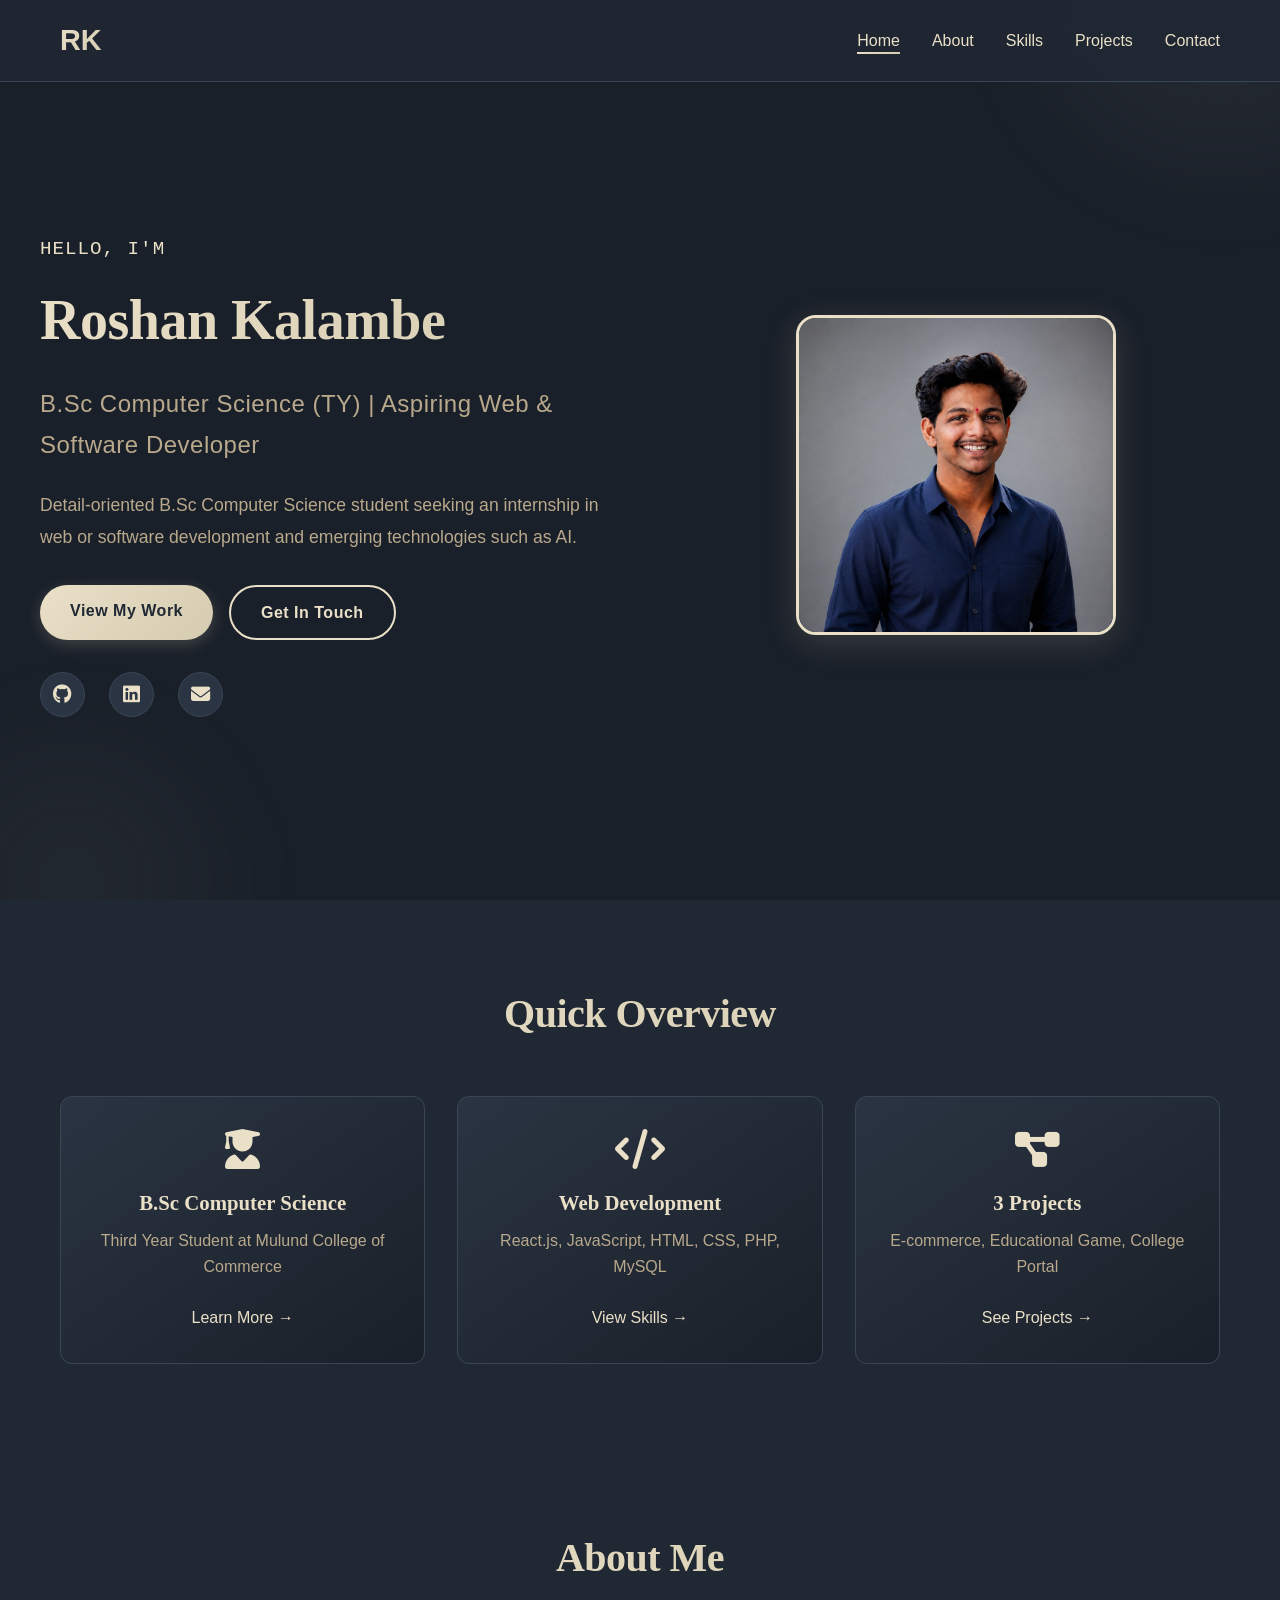
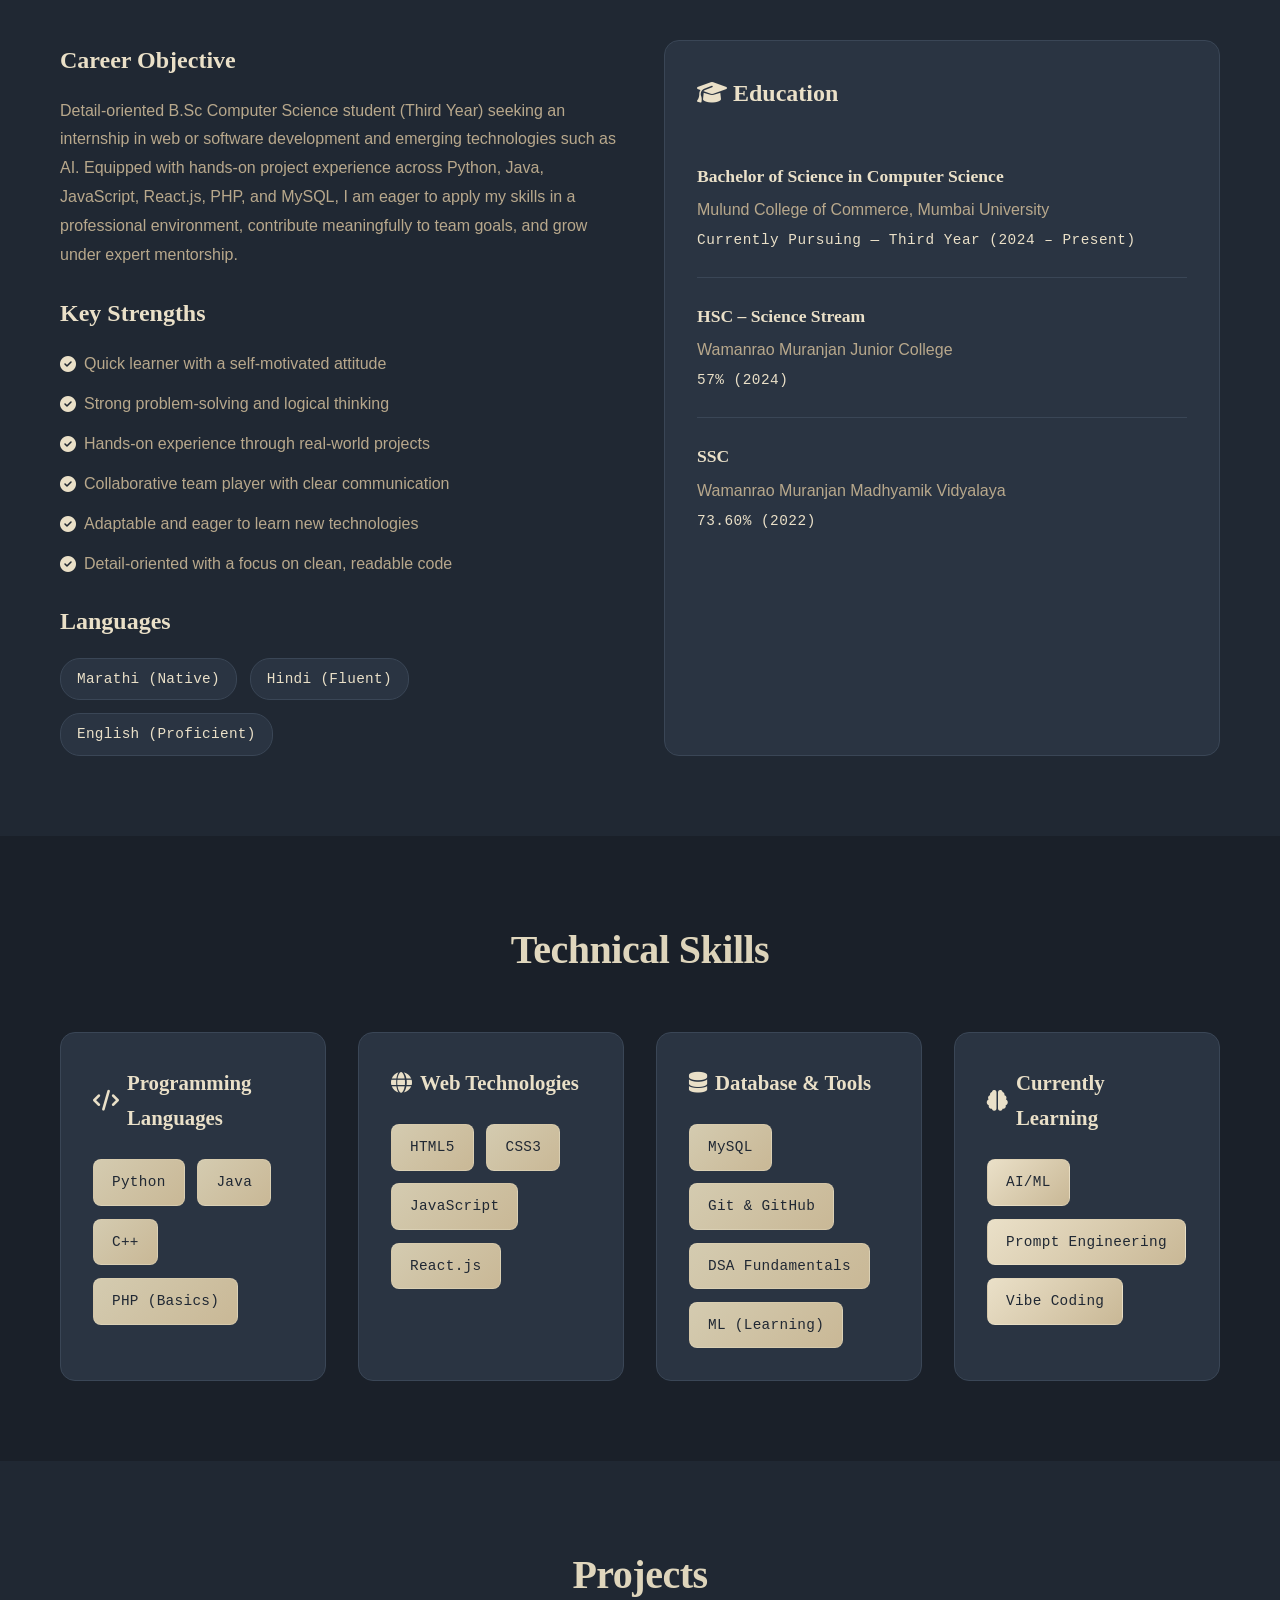
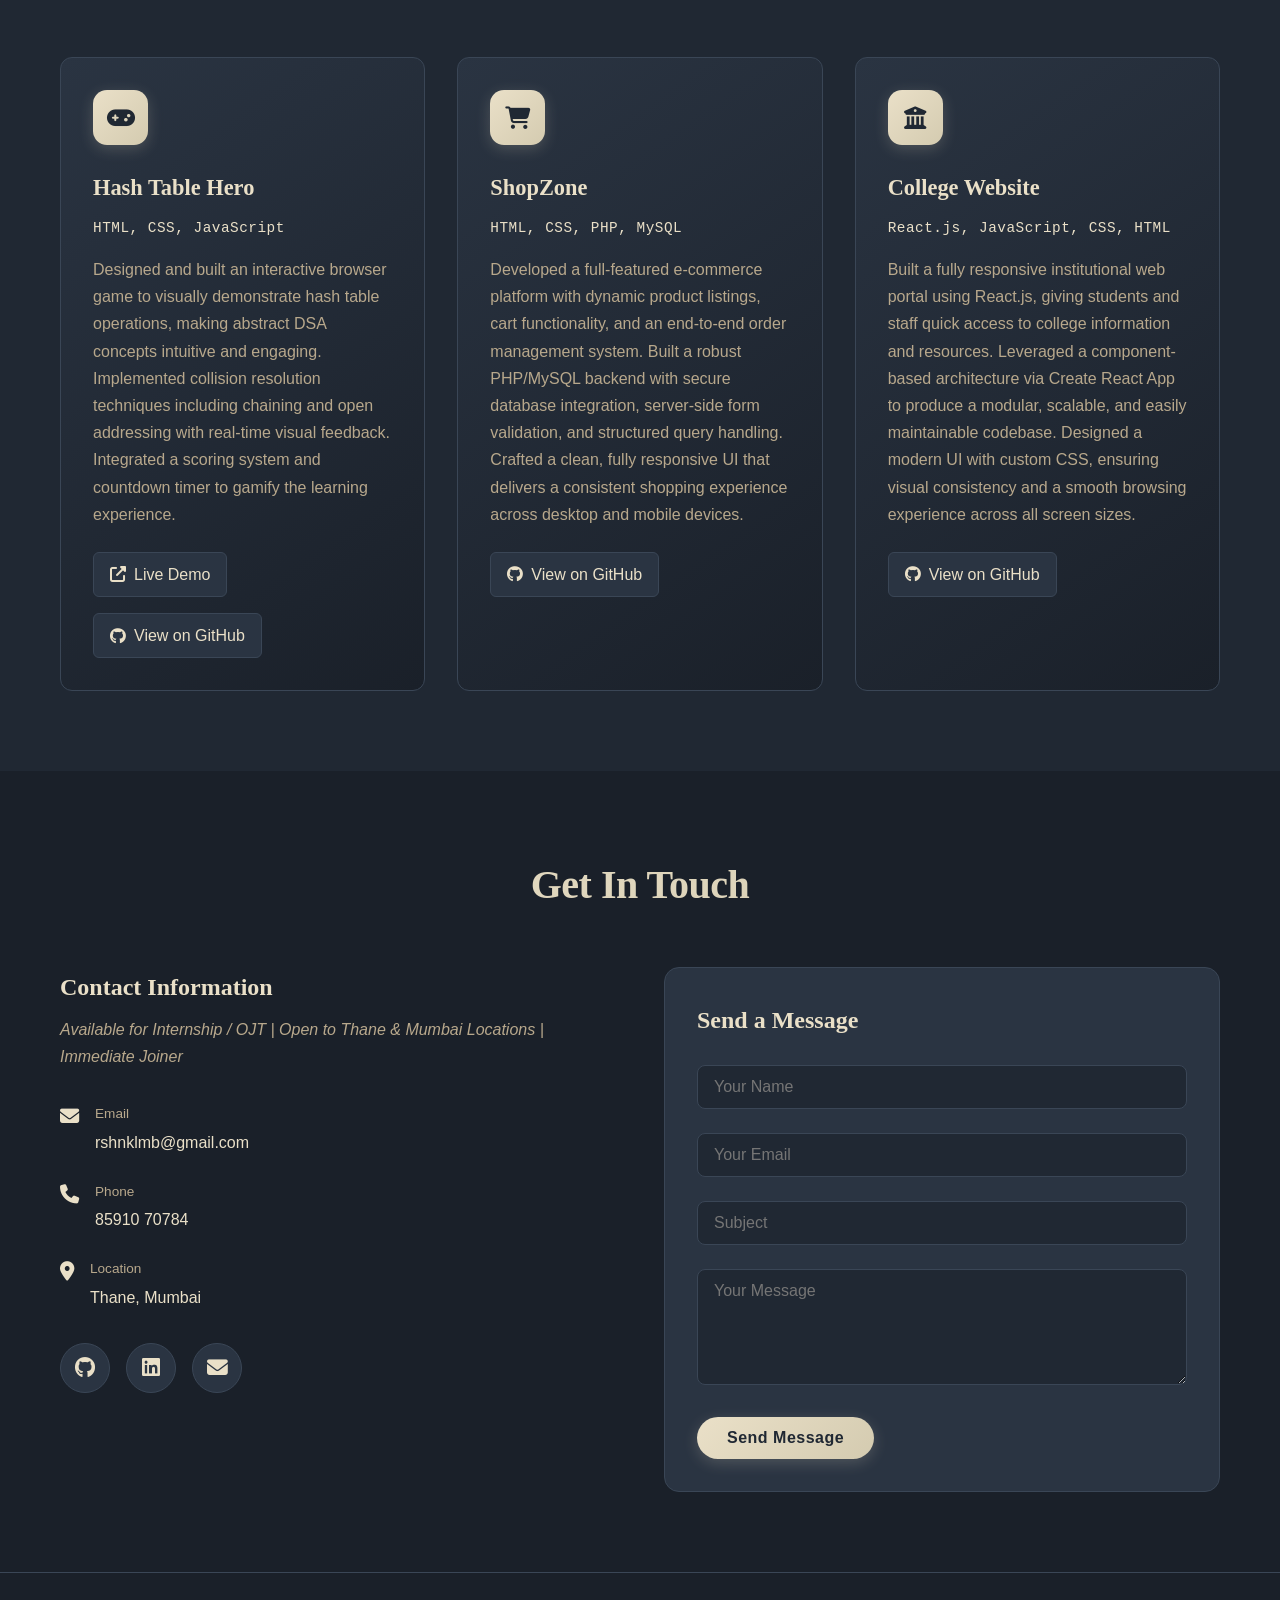
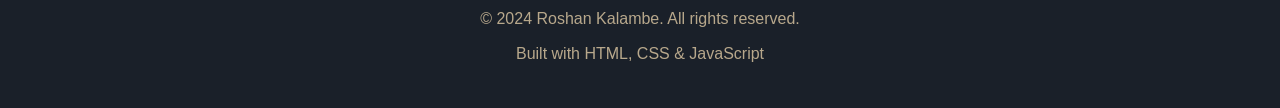
<file: index.html>
<!DOCTYPE html>
<html lang="en">
<head>
    <meta charset="UTF-8">
    <meta name="viewport" content="width=device-width, initial-scale=1.0">
    <title>Roshan Kalambe | Web & Software Developer</title>
    <link rel="stylesheet" href="styles.css">
    <link rel="stylesheet" href="https://cdnjs.cloudflare.com/ajax/libs/font-awesome/6.4.0/css/all.min.css">
</head>
<body>
    <!-- Navigation -->
    <nav class="navbar">
        <div class="nav-container">
            <div class="nav-logo">RK</div>
            <ul class="nav-menu">
                <li><a href="#home" class="nav-link active">Home</a></li>
                <li><a href="#about" class="nav-link">About</a></li>
                <li><a href="#skills" class="nav-link">Skills</a></li>
                <li><a href="#projects" class="nav-link">Projects</a></li>
                <li><a href="#contact" class="nav-link">Contact</a></li>
            </ul>
            <div class="hamburger">
                <span></span>
                <span></span>
                <span></span>
            </div>
        </div>
    </nav>

    <!-- Hero Section -->
    <section id="home" class="hero">
        <div class="hero-container">
            <div class="hero-content">
                <div class="hero-text">
                    <p class="hero-greeting">Hello, I'm</p>
                    <h1 class="hero-name">Roshan Kalambe</h1>
                    <h2 class="hero-title">B.Sc Computer Science (TY) | Aspiring Web & Software Developer</h2>
                    <p class="hero-description">
                        Detail-oriented B.Sc Computer Science student seeking an internship in web or software development and emerging technologies such as AI.
                    </p>
                    <div class="hero-buttons">
                        <a href="#projects" class="btn btn-primary">View My Work</a>
                        <a href="#contact" class="btn btn-secondary">Get In Touch</a>
                    </div>
                    <div class="hero-social">
                        <a href="https://github.com/RoshanKalambe" target="_blank" class="social-link">
                            <i class="fab fa-github"></i>
                        </a>
                        <a href="https://www.linkedin.com/in/roshan-kalambe-1b7109392?utm_source=share_via&utm_content=profile&utm_medium=member_android" target="_blank" class="social-link">
                            <i class="fab fa-linkedin"></i>
                        </a>
                        <a href="mailto:rshnklmb@gmail.com" class="social-link">
                            <i class="fas fa-envelope"></i>
                        </a>
                    </div>
                </div>
                <div class="hero-image">
                    <div class="image-frame">
                        <img src="profile.jpg" alt="Roshan Kalambe">
                    </div>
                </div>
            </div>
        </div>
    </section>

    <!-- Quick Overview Section -->
    <section class="quick-overview">
        <div class="container">
            <h2 class="section-title">Quick Overview</h2>
            <div class="overview-grid">
                <div class="overview-card">
                    <i class="fas fa-user-graduate"></i>
                    <h3>B.Sc Computer Science</h3>
                    <p>Third Year Student at Mulund College of Commerce</p>
                    <a href="#about" class="overview-link">Learn More →</a>
                </div>
                <div class="overview-card">
                    <i class="fas fa-code"></i>
                    <h3>Web Development</h3>
                    <p>React.js, JavaScript, HTML, CSS, PHP, MySQL</p>
                    <a href="#skills" class="overview-link">View Skills →</a>
                </div>
                <div class="overview-card">
                    <i class="fas fa-project-diagram"></i>
                    <h3>3 Projects</h3>
                    <p>E-commerce, Educational Game, College Portal</p>
                    <a href="#projects" class="overview-link">See Projects →</a>
                </div>
            </div>
        </div>
    </section>

    <!-- About Section -->
    <section id="about" class="about">
        <div class="container">
            <h2 class="section-title">About Me</h2>
            <div class="about-content">
                <div class="about-text">
                    <h3>Career Objective</h3>
                    <p>
                        Detail-oriented B.Sc Computer Science student (Third Year) seeking an internship in web or software development and emerging technologies such as AI. Equipped with hands-on project experience across Python, Java, JavaScript, React.js, PHP, and MySQL, I am eager to apply my skills in a professional environment, contribute meaningfully to team goals, and grow under expert mentorship.
                    </p>
                    
                    <h3>Key Strengths</h3>
                    <ul class="strengths-list">
                        <li><i class="fas fa-check-circle"></i> Quick learner with a self-motivated attitude</li>
                        <li><i class="fas fa-check-circle"></i> Strong problem-solving and logical thinking</li>
                        <li><i class="fas fa-check-circle"></i> Hands-on experience through real-world projects</li>
                        <li><i class="fas fa-check-circle"></i> Collaborative team player with clear communication</li>
                        <li><i class="fas fa-check-circle"></i> Adaptable and eager to learn new technologies</li>
                        <li><i class="fas fa-check-circle"></i> Detail-oriented with a focus on clean, readable code</li>
                    </ul>

                    <h3>Languages</h3>
                    <div class="languages">
                        <span class="language-tag">Marathi (Native)</span>
                        <span class="language-tag">Hindi (Fluent)</span>
                        <span class="language-tag">English (Proficient)</span>
                    </div>
                </div>
                
                <div class="education-card">
                    <h3><i class="fas fa-graduation-cap"></i> Education</h3>
                    <div class="education-item">
                        <div class="education-degree">Bachelor of Science in Computer Science</div>
                        <div class="education-school">Mulund College of Commerce, Mumbai University</div>
                        <div class="education-year">Currently Pursuing — Third Year (2024 – Present)</div>
                    </div>
                    <div class="education-item">
                        <div class="education-degree">HSC – Science Stream</div>
                        <div class="education-school">Wamanrao Muranjan Junior College</div>
                        <div class="education-year">57% (2024)</div>
                    </div>
                    <div class="education-item">
                        <div class="education-degree">SSC</div>
                        <div class="education-school">Wamanrao Muranjan Madhyamik Vidyalaya</div>
                        <div class="education-year">73.60% (2022)</div>
                    </div>
                </div>
            </div>
        </div>
    </section>

    <!-- Skills Section -->
    <section id="skills" class="skills">
        <div class="container">
            <h2 class="section-title">Technical Skills</h2>
            <div class="skills-grid">
                <div class="skill-category">
                    <h3><i class="fas fa-code"></i> Programming Languages</h3>
                    <div class="skill-tags">
                        <span class="skill-tag">Python</span>
                        <span class="skill-tag">Java</span>
                        <span class="skill-tag">C++</span>
                        <span class="skill-tag">PHP (Basics)</span>
                    </div>
                </div>
                
                <div class="skill-category">
                    <h3><i class="fas fa-globe"></i> Web Technologies</h3>
                    <div class="skill-tags">
                        <span class="skill-tag">HTML5</span>
                        <span class="skill-tag">CSS3</span>
                        <span class="skill-tag">JavaScript</span>
                        <span class="skill-tag">React.js</span>
                    </div>
                </div>
                
                <div class="skill-category">
                    <h3><i class="fas fa-database"></i> Database & Tools</h3>
                    <div class="skill-tags">
                        <span class="skill-tag">MySQL</span>
                        <span class="skill-tag">Git & GitHub</span>
                        <span class="skill-tag">DSA Fundamentals</span>
                        <span class="skill-tag">ML (Learning)</span>
                    </div>
                </div>

                <div class="skill-category">
                    <h3><i class="fas fa-brain"></i> Currently Learning</h3>
                    <div class="skill-tags learning">
                        <span class="skill-tag">AI/ML</span>
                        <span class="skill-tag">Prompt Engineering</span>
                        <span class="skill-tag">Vibe Coding</span>
                    </div>
                </div>
            </div>
        </div>
    </section>

    <!-- Projects Section -->
    <section id="projects" class="projects">
        <div class="container">
            <h2 class="section-title">Projects</h2>
            <div class="projects-grid">
                <!-- Project 1 -->
                <div class="project-card">
                    <div class="project-icon">
                        <i class="fas fa-gamepad"></i>
                    </div>
                    <h3>Hash Table Hero</h3>
                    <p class="project-tech">HTML, CSS, JavaScript</p>
                    <p class="project-description">
                        Designed and built an interactive browser game to visually demonstrate hash table operations, making abstract DSA concepts intuitive and engaging. Implemented collision resolution techniques including chaining and open addressing with real-time visual feedback. Integrated a scoring system and countdown timer to gamify the learning experience.
                    </p>
                    <div class="project-links">
                        <a href="https://hash-table-hero.vercel.app/" target="_blank" class="project-link">
                            <i class="fas fa-external-link-alt"></i> Live Demo
                        </a>
                        <a href="https://github.com/RoshanKalambe/DSA_Game" target="_blank" class="project-link">
                            <i class="fab fa-github"></i> View on GitHub
                        </a>
                    </div>
                </div>

                <!-- Project 2 -->
                <div class="project-card">
                    <div class="project-icon">
                        <i class="fas fa-shopping-cart"></i>
                    </div>
                    <h3>ShopZone</h3>
                    <p class="project-tech">HTML, CSS, PHP, MySQL</p>
                    <p class="project-description">
                        Developed a full-featured e-commerce platform with dynamic product listings, cart functionality, and an end-to-end order management system. Built a robust PHP/MySQL backend with secure database integration, server-side form validation, and structured query handling. Crafted a clean, fully responsive UI that delivers a consistent shopping experience across desktop and mobile devices.
                    </p>
                    <div class="project-links">
                        <a href="https://github.com/RoshanKalambe/ecommerce-website" target="_blank" class="project-link">
                            <i class="fab fa-github"></i> View on GitHub
                        </a>
                    </div>
                </div>

                <!-- Project 3 -->
                <div class="project-card">
                    <div class="project-icon">
                        <i class="fas fa-university"></i>
                    </div>
                    <h3>College Website</h3>
                    <p class="project-tech">React.js, JavaScript, CSS, HTML</p>
                    <p class="project-description">
                        Built a fully responsive institutional web portal using React.js, giving students and staff quick access to college information and resources. Leveraged a component-based architecture via Create React App to produce a modular, scalable, and easily maintainable codebase. Designed a modern UI with custom CSS, ensuring visual consistency and a smooth browsing experience across all screen sizes.
                    </p>
                    <div class="project-links">
                        <a href="https://github.com/RoshanKalambe/college-website" target="_blank" class="project-link">
                            <i class="fab fa-github"></i> View on GitHub
                        </a>
                    </div>
                </div>
            </div>
        </div>
    </section>

    <!-- Contact Section -->
    <section id="contact" class="contact">
        <div class="container">
            <h2 class="section-title">Get In Touch</h2>
            <div class="contact-content">
                <div class="contact-info">
                    <h3>Contact Information</h3>
                    <p class="contact-subtitle">Available for Internship / OJT | Open to Thane & Mumbai Locations | Immediate Joiner</p>
                    
                    <div class="contact-item">
                        <i class="fas fa-envelope"></i>
                        <div>
                            <span class="contact-label">Email</span>
                            <a href="mailto:rshnklmb@gmail.com">rshnklmb@gmail.com</a>
                        </div>
                    </div>
                    
                    <div class="contact-item">
                        <i class="fas fa-phone"></i>
                        <div>
                            <span class="contact-label">Phone</span>
                            <a href="tel:8591070784">85910 70784</a>
                        </div>
                    </div>
                    
                    <div class="contact-item">
                        <i class="fas fa-map-marker-alt"></i>
                        <div>
                            <span class="contact-label">Location</span>
                            <span>Thane, Mumbai</span>
                        </div>
                    </div>
                    
                    <div class="contact-social">
                        <a href="https://github.com/RoshanKalambe" target="_blank" class="contact-social-link">
                            <i class="fab fa-github"></i>
                        </a>
                        <a href="https://www.linkedin.com/in/roshan-kalambe-1b7109392?utm_source=share_via&utm_content=profile&utm_medium=member_android" target="_blank" class="contact-social-link">
                            <i class="fab fa-linkedin"></i>
                        </a>
                        <a href="mailto:rshnklmb@gmail.com" class="contact-social-link">
                            <i class="fas fa-envelope"></i>
                        </a>
                    </div>
                </div>
                
                <div class="contact-form">
                    <h3>Send a Message</h3>
                    <form id="contactForm">
                        <div class="form-group">
                            <input type="text" id="name" placeholder="Your Name" required>
                        </div>
                        <div class="form-group">
                            <input type="email" id="email" placeholder="Your Email" required>
                        </div>
                        <div class="form-group">
                            <input type="text" id="subject" placeholder="Subject" required>
                        </div>
                        <div class="form-group">
                            <textarea id="message" rows="5" placeholder="Your Message" required></textarea>
                        </div>
                        <button type="submit" class="btn btn-primary">Send Message</button>
                    </form>
                </div>
            </div>
        </div>
    </section>

    <!-- Footer -->
    <footer class="footer">
        <div class="container">
            <p>&copy; 2024 Roshan Kalambe. All rights reserved.</p>
            <p>Built with HTML, CSS & JavaScript</p>
        </div>
    </footer>

    <script src="script.js"></script>
</body>
</html>
</file>
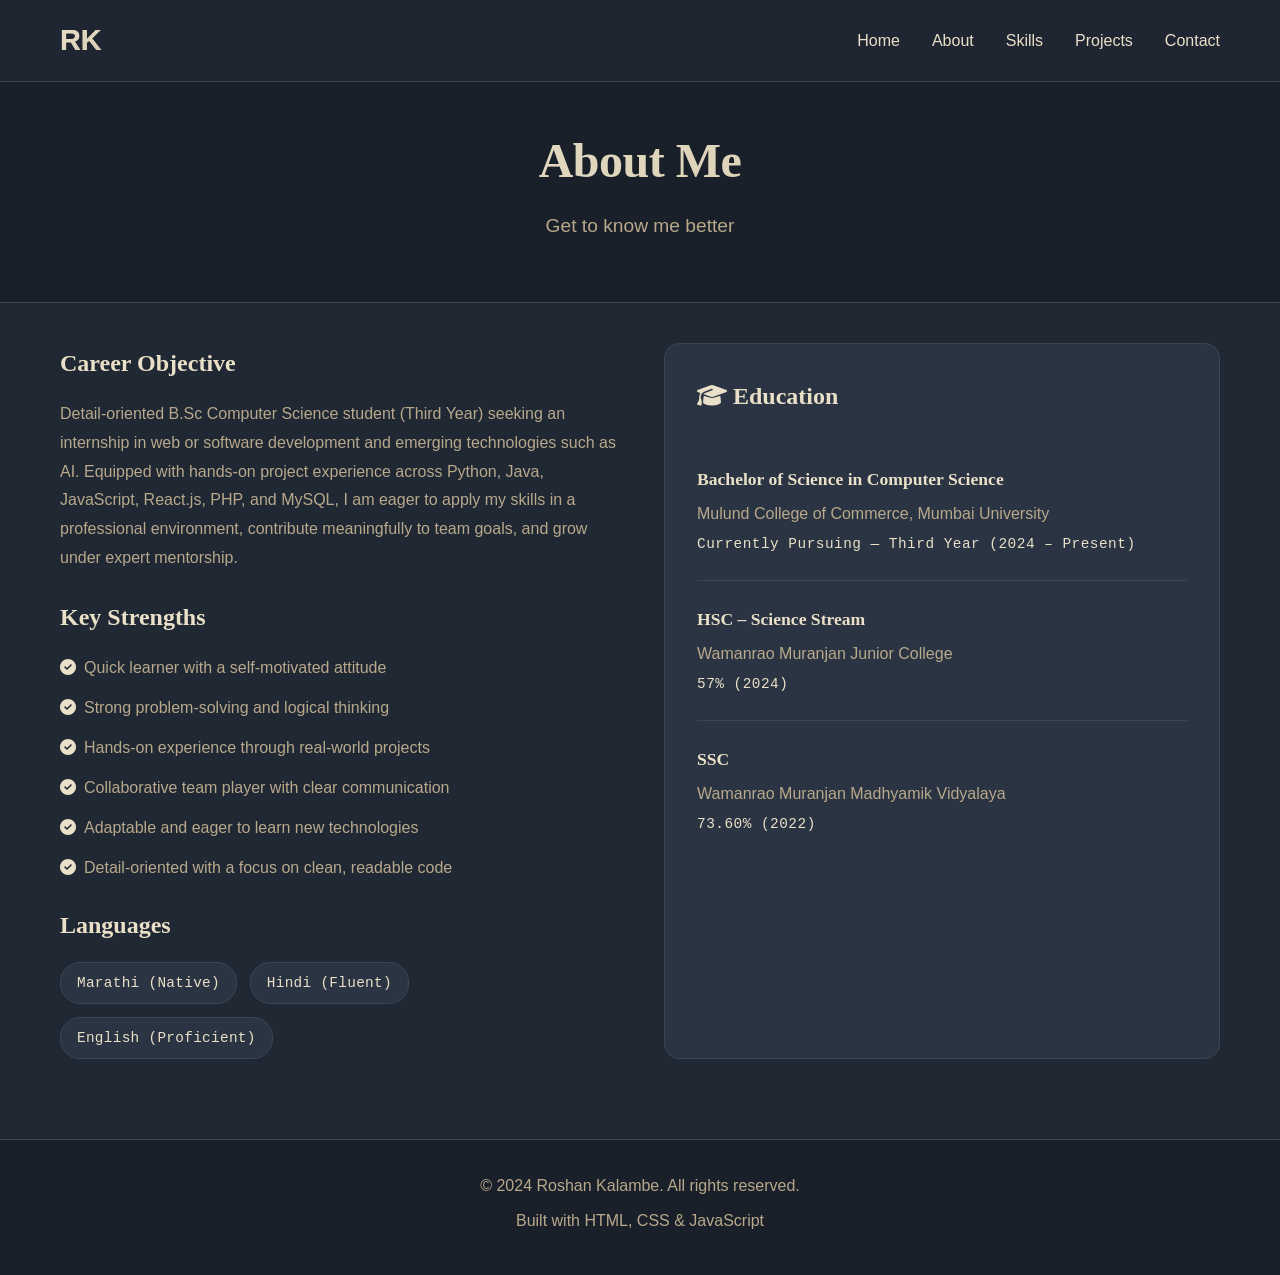
<file: about.html>
<!DOCTYPE html>
<html lang="en">
<head>
    <meta charset="UTF-8">
    <meta name="viewport" content="width=device-width, initial-scale=1.0">
    <title>About Me | Roshan Kalambe</title>
    <link rel="stylesheet" href="styles.css">
    <link rel="stylesheet" href="https://cdnjs.cloudflare.com/ajax/libs/font-awesome/6.4.0/css/all.min.css">
</head>
<body>
    <!-- Navigation -->
    <nav class="navbar">
        <div class="nav-container">
            <div class="nav-logo"><a href="index.html" style="text-decoration: none; background: var(--gradient-primary); -webkit-background-clip: text; -webkit-text-fill-color: transparent; background-clip: text;">RK</a></div>
            <ul class="nav-menu">
                <li><a href="index.html" class="nav-link">Home</a></li>
                <li><a href="about.html" class="nav-link active">About</a></li>
                <li><a href="skills.html" class="nav-link">Skills</a></li>
                <li><a href="projects.html" class="nav-link">Projects</a></li>
                <li><a href="contact.html" class="nav-link">Contact</a></li>
            </ul>
            <div class="hamburger">
                <span></span>
                <span></span>
                <span></span>
            </div>
        </div>
    </nav>

    <!-- Page Header -->
    <section class="page-header">
        <div class="container">
            <h1 class="page-title">About Me</h1>
            <p class="page-subtitle">Get to know me better</p>
        </div>
    </section>

    <!-- About Section -->
    <section class="about about-page">
        <div class="container">
            <div class="about-content">
                <div class="about-text">
                    <h3>Career Objective</h3>
                    <p>
                        Detail-oriented B.Sc Computer Science student (Third Year) seeking an internship in web or software development and emerging technologies such as AI. Equipped with hands-on project experience across Python, Java, JavaScript, React.js, PHP, and MySQL, I am eager to apply my skills in a professional environment, contribute meaningfully to team goals, and grow under expert mentorship.
                    </p>
                    
                    <h3>Key Strengths</h3>
                    <ul class="strengths-list">
                        <li><i class="fas fa-check-circle"></i> Quick learner with a self-motivated attitude</li>
                        <li><i class="fas fa-check-circle"></i> Strong problem-solving and logical thinking</li>
                        <li><i class="fas fa-check-circle"></i> Hands-on experience through real-world projects</li>
                        <li><i class="fas fa-check-circle"></i> Collaborative team player with clear communication</li>
                        <li><i class="fas fa-check-circle"></i> Adaptable and eager to learn new technologies</li>
                        <li><i class="fas fa-check-circle"></i> Detail-oriented with a focus on clean, readable code</li>
                    </ul>

                    <h3>Languages</h3>
                    <div class="languages">
                        <span class="language-tag">Marathi (Native)</span>
                        <span class="language-tag">Hindi (Fluent)</span>
                        <span class="language-tag">English (Proficient)</span>
                    </div>
                </div>
                
                <div class="education-card">
                    <h3><i class="fas fa-graduation-cap"></i> Education</h3>
                    <div class="education-item">
                        <div class="education-degree">Bachelor of Science in Computer Science</div>
                        <div class="education-school">Mulund College of Commerce, Mumbai University</div>
                        <div class="education-year">Currently Pursuing — Third Year (2024 – Present)</div>
                    </div>
                    <div class="education-item">
                        <div class="education-degree">HSC – Science Stream</div>
                        <div class="education-school">Wamanrao Muranjan Junior College</div>
                        <div class="education-year">57% (2024)</div>
                    </div>
                    <div class="education-item">
                        <div class="education-degree">SSC</div>
                        <div class="education-school">Wamanrao Muranjan Madhyamik Vidyalaya</div>
                        <div class="education-year">73.60% (2022)</div>
                    </div>
                </div>
            </div>
        </div>
    </section>

    <!-- Footer -->
    <footer class="footer">
        <div class="container">
            <p>&copy; 2024 Roshan Kalambe. All rights reserved.</p>
            <p>Built with HTML, CSS & JavaScript</p>
        </div>
    </footer>

    <script src="script.js"></script>
</body>
</html>
</file>
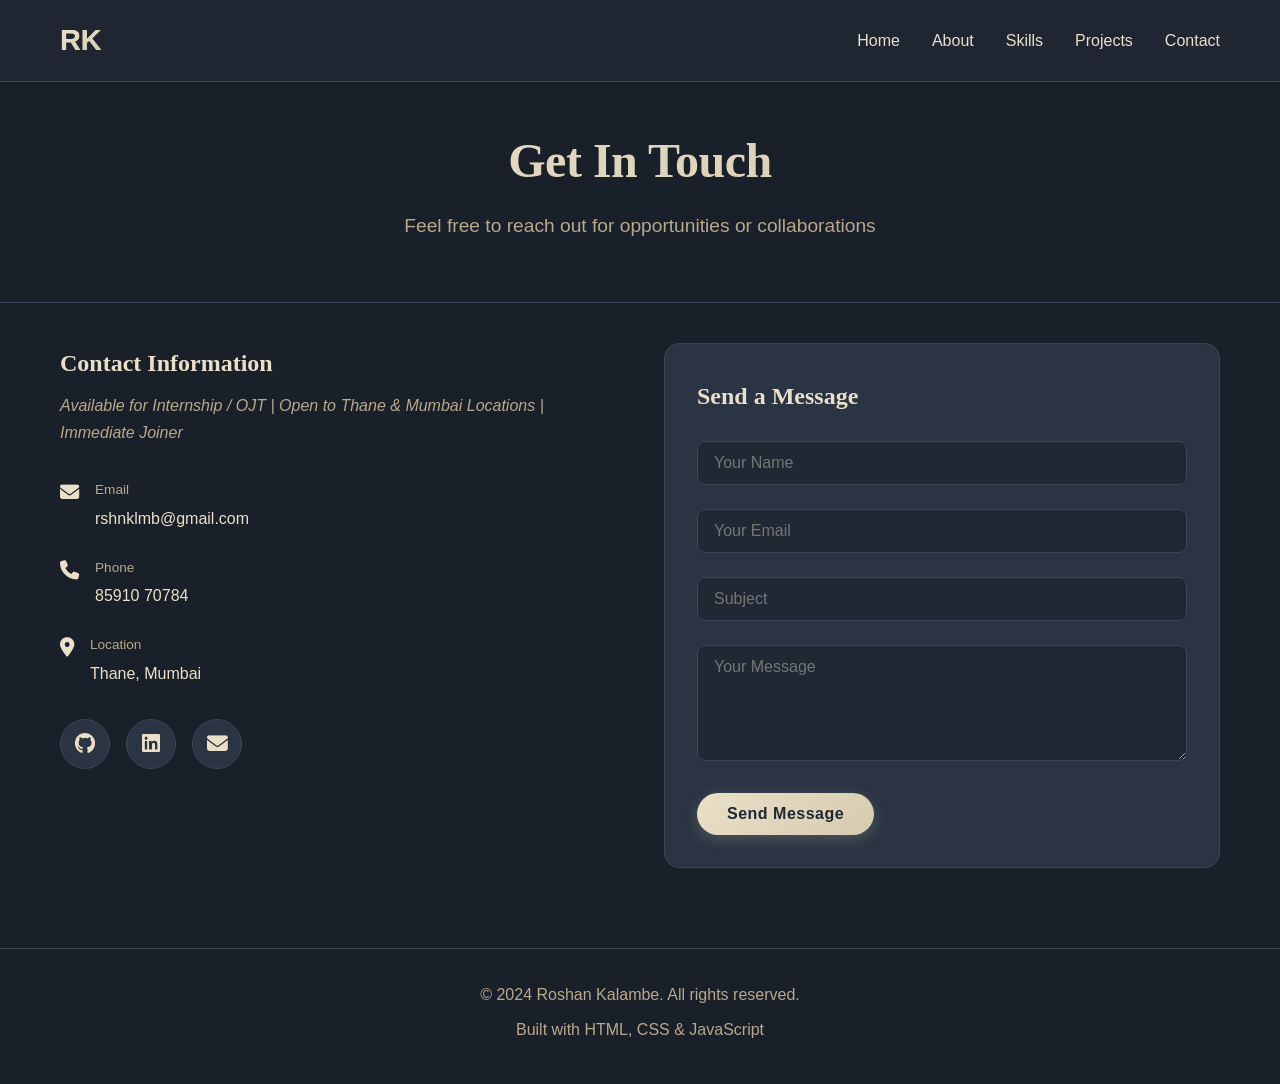
<file: contact.html>
<!DOCTYPE html>
<html lang="en">
<head>
    <meta charset="UTF-8">
    <meta name="viewport" content="width=device-width, initial-scale=1.0">
    <title>Contact | Roshan Kalambe</title>
    <link rel="stylesheet" href="styles.css">
    <link rel="stylesheet" href="https://cdnjs.cloudflare.com/ajax/libs/font-awesome/6.4.0/css/all.min.css">
</head>
<body>
    <!-- Navigation -->
    <nav class="navbar">
        <div class="nav-container">
            <div class="nav-logo"><a href="index.html" style="text-decoration: none; background: var(--gradient-primary); -webkit-background-clip: text; -webkit-text-fill-color: transparent; background-clip: text;">RK</a></div>
            <ul class="nav-menu">
                <li><a href="index.html" class="nav-link">Home</a></li>
                <li><a href="about.html" class="nav-link">About</a></li>
                <li><a href="skills.html" class="nav-link">Skills</a></li>
                <li><a href="projects.html" class="nav-link">Projects</a></li>
                <li><a href="contact.html" class="nav-link active">Contact</a></li>
            </ul>
            <div class="hamburger">
                <span></span>
                <span></span>
                <span></span>
            </div>
        </div>
    </nav>

    <!-- Page Header -->
    <section class="page-header">
        <div class="container">
            <h1 class="page-title">Get In Touch</h1>
            <p class="page-subtitle">Feel free to reach out for opportunities or collaborations</p>
        </div>
    </section>

    <!-- Contact Section -->
    <section class="contact contact-page">
        <div class="container">
            <div class="contact-content">
                <div class="contact-info">
                    <h3>Contact Information</h3>
                    <p class="contact-subtitle">Available for Internship / OJT | Open to Thane & Mumbai Locations | Immediate Joiner</p>
                    
                    <div class="contact-item">
                        <i class="fas fa-envelope"></i>
                        <div>
                            <span class="contact-label">Email</span>
                            <a href="mailto:rshnklmb@gmail.com">rshnklmb@gmail.com</a>
                        </div>
                    </div>
                    
                    <div class="contact-item">
                        <i class="fas fa-phone"></i>
                        <div>
                            <span class="contact-label">Phone</span>
                            <a href="tel:8591070784">85910 70784</a>
                        </div>
                    </div>
                    
                    <div class="contact-item">
                        <i class="fas fa-map-marker-alt"></i>
                        <div>
                            <span class="contact-label">Location</span>
                            <span>Thane, Mumbai</span>
                        </div>
                    </div>
                    
                    <div class="contact-social">
                        <a href="https://github.com/RoshanKalambe" target="_blank" class="contact-social-link">
                            <i class="fab fa-github"></i>
                        </a>
                        <a href="https://www.linkedin.com/in/roshan-kalambe-1b7109392?utm_source=share_via&utm_content=profile&utm_medium=member_android" target="_blank" class="contact-social-link">
                            <i class="fab fa-linkedin"></i>
                        </a>
                        <a href="mailto:rshnklmb@gmail.com" class="contact-social-link">
                            <i class="fas fa-envelope"></i>
                        </a>
                    </div>
                </div>
                
                <div class="contact-form">
                    <h3>Send a Message</h3>
                    <form id="contactForm">
                        <div class="form-group">
                            <input type="text" id="name" placeholder="Your Name" required>
                        </div>
                        <div class="form-group">
                            <input type="email" id="email" placeholder="Your Email" required>
                        </div>
                        <div class="form-group">
                            <input type="text" id="subject" placeholder="Subject" required>
                        </div>
                        <div class="form-group">
                            <textarea id="message" rows="5" placeholder="Your Message" required></textarea>
                        </div>
                        <button type="submit" class="btn btn-primary">Send Message</button>
                    </form>
                </div>
            </div>
        </div>
    </section>

    <!-- Footer -->
    <footer class="footer">
        <div class="container">
            <p>&copy; 2024 Roshan Kalambe. All rights reserved.</p>
            <p>Built with HTML, CSS & JavaScript</p>
        </div>
    </footer>

    <script src="script.js"></script>
</body>
</html>
</file>
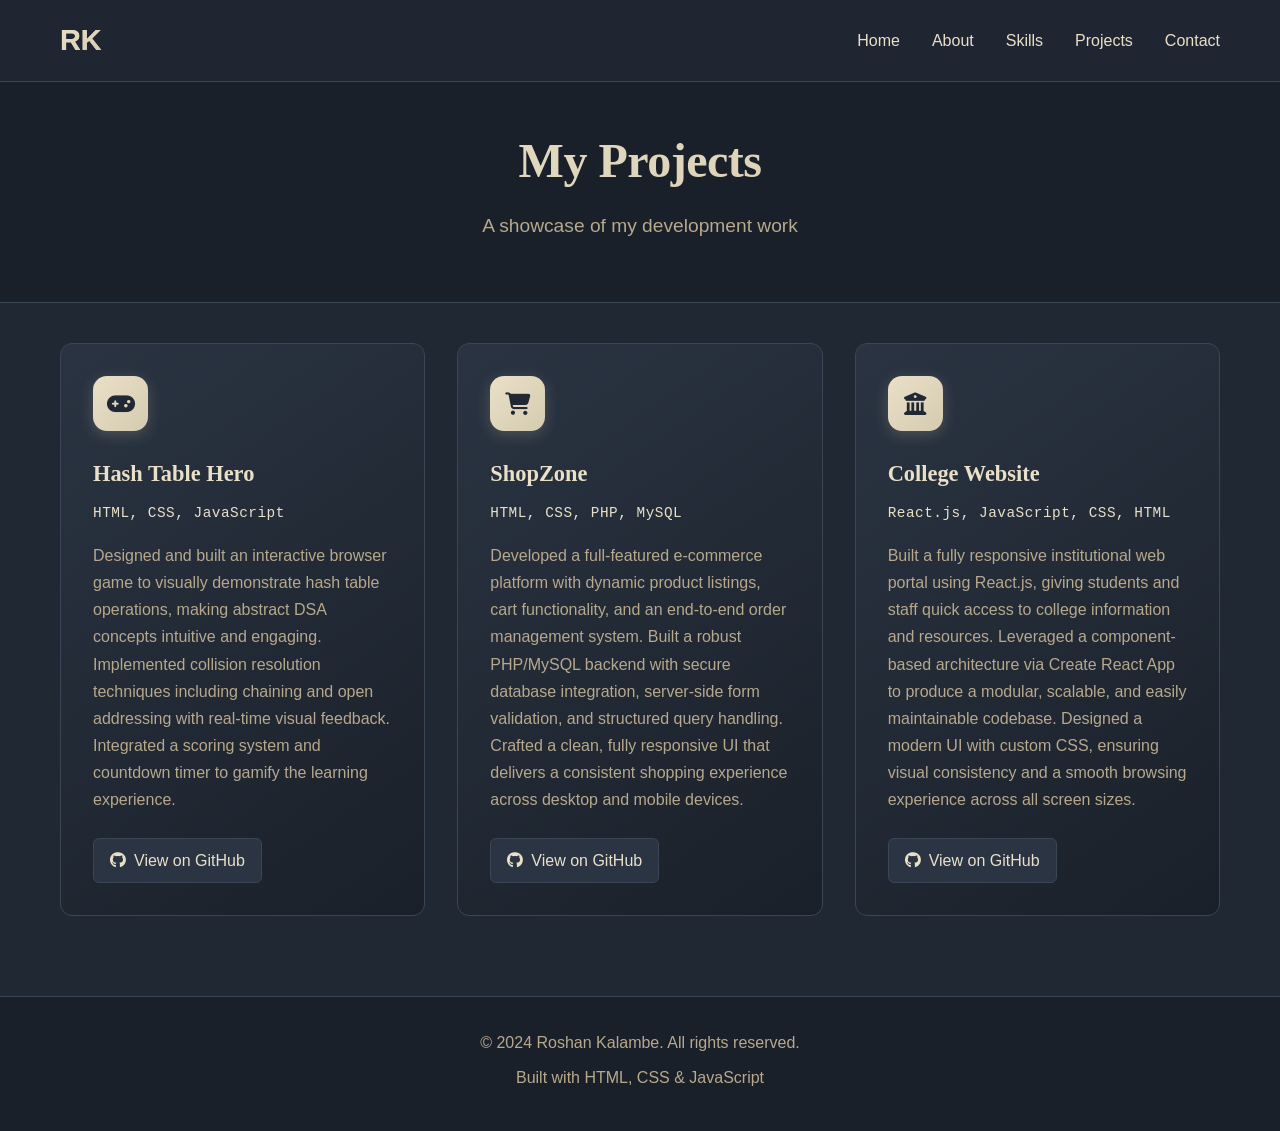
<file: projects.html>
<!DOCTYPE html>
<html lang="en">
<head>
    <meta charset="UTF-8">
    <meta name="viewport" content="width=device-width, initial-scale=1.0">
    <title>Projects | Roshan Kalambe</title>
    <link rel="stylesheet" href="styles.css">
    <link rel="stylesheet" href="https://cdnjs.cloudflare.com/ajax/libs/font-awesome/6.4.0/css/all.min.css">
</head>
<body>
    <!-- Navigation -->
    <nav class="navbar">
        <div class="nav-container">
            <div class="nav-logo"><a href="index.html" style="text-decoration: none; background: var(--gradient-primary); -webkit-background-clip: text; -webkit-text-fill-color: transparent; background-clip: text;">RK</a></div>
            <ul class="nav-menu">
                <li><a href="index.html" class="nav-link">Home</a></li>
                <li><a href="about.html" class="nav-link">About</a></li>
                <li><a href="skills.html" class="nav-link">Skills</a></li>
                <li><a href="projects.html" class="nav-link active">Projects</a></li>
                <li><a href="contact.html" class="nav-link">Contact</a></li>
            </ul>
            <div class="hamburger">
                <span></span>
                <span></span>
                <span></span>
            </div>
        </div>
    </nav>

    <!-- Page Header -->
    <section class="page-header">
        <div class="container">
            <h1 class="page-title">My Projects</h1>
            <p class="page-subtitle">A showcase of my development work</p>
        </div>
    </section>

    <!-- Projects Section -->
    <section class="projects projects-page">
        <div class="container">
            <div class="projects-grid">
                <!-- Project 1 -->
                <div class="project-card">
                    <div class="project-icon">
                        <i class="fas fa-gamepad"></i>
                    </div>
                    <h3>Hash Table Hero</h3>
                    <p class="project-tech">HTML, CSS, JavaScript</p>
                    <p class="project-description">
                        Designed and built an interactive browser game to visually demonstrate hash table operations, making abstract DSA concepts intuitive and engaging. Implemented collision resolution techniques including chaining and open addressing with real-time visual feedback. Integrated a scoring system and countdown timer to gamify the learning experience.
                    </p>
                    <div class="project-links">
                        <a href="https://github.com/RoshanKalambe/DSA_Game" target="_blank" class="project-link">
                            <i class="fab fa-github"></i> View on GitHub
                        </a>
                    </div>
                </div>

                <!-- Project 2 -->
                <div class="project-card">
                    <div class="project-icon">
                        <i class="fas fa-shopping-cart"></i>
                    </div>
                    <h3>ShopZone</h3>
                    <p class="project-tech">HTML, CSS, PHP, MySQL</p>
                    <p class="project-description">
                        Developed a full-featured e-commerce platform with dynamic product listings, cart functionality, and an end-to-end order management system. Built a robust PHP/MySQL backend with secure database integration, server-side form validation, and structured query handling. Crafted a clean, fully responsive UI that delivers a consistent shopping experience across desktop and mobile devices.
                    </p>
                    <div class="project-links">
                        <a href="https://github.com/RoshanKalambe/ecommerce-website" target="_blank" class="project-link">
                            <i class="fab fa-github"></i> View on GitHub
                        </a>
                    </div>
                </div>

                <!-- Project 3 -->
                <div class="project-card">
                    <div class="project-icon">
                        <i class="fas fa-university"></i>
                    </div>
                    <h3>College Website</h3>
                    <p class="project-tech">React.js, JavaScript, CSS, HTML</p>
                    <p class="project-description">
                        Built a fully responsive institutional web portal using React.js, giving students and staff quick access to college information and resources. Leveraged a component-based architecture via Create React App to produce a modular, scalable, and easily maintainable codebase. Designed a modern UI with custom CSS, ensuring visual consistency and a smooth browsing experience across all screen sizes.
                    </p>
                    <div class="project-links">
                        <a href="https://github.com/RoshanKalambe/college-website" target="_blank" class="project-link">
                            <i class="fab fa-github"></i> View on GitHub
                        </a>
                    </div>
                </div>
            </div>
        </div>
    </section>

    <!-- Footer -->
    <footer class="footer">
        <div class="container">
            <p>&copy; 2024 Roshan Kalambe. All rights reserved.</p>
            <p>Built with HTML, CSS & JavaScript</p>
        </div>
    </footer>

    <script src="script.js"></script>
</body>
</html>
</file>
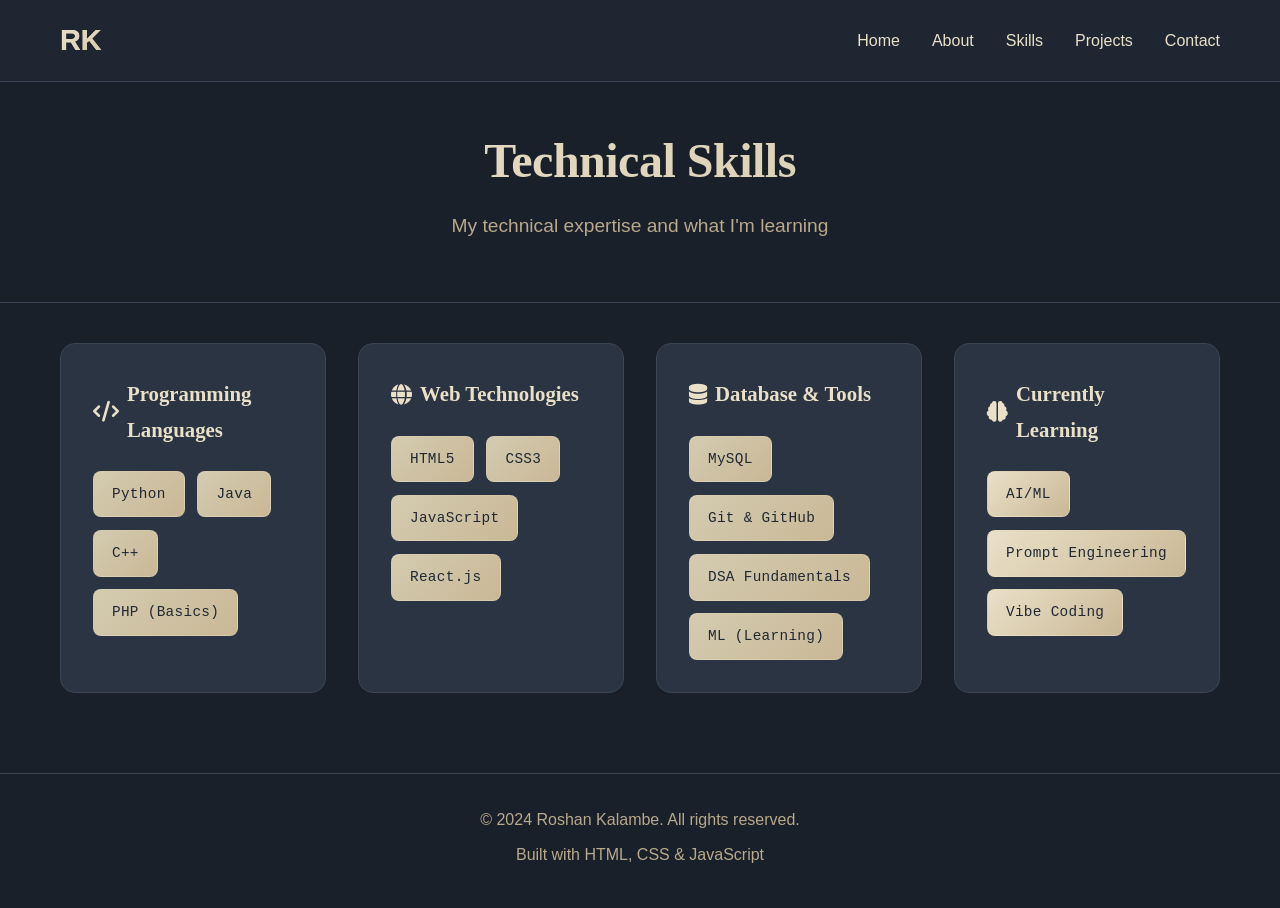
<file: skills.html>
<!DOCTYPE html>
<html lang="en">
<head>
    <meta charset="UTF-8">
    <meta name="viewport" content="width=device-width, initial-scale=1.0">
    <title>Skills | Roshan Kalambe</title>
    <link rel="stylesheet" href="styles.css">
    <link rel="stylesheet" href="https://cdnjs.cloudflare.com/ajax/libs/font-awesome/6.4.0/css/all.min.css">
</head>
<body>
    <!-- Navigation -->
    <nav class="navbar">
        <div class="nav-container">
            <div class="nav-logo"><a href="index.html" style="text-decoration: none; background: var(--gradient-primary); -webkit-background-clip: text; -webkit-text-fill-color: transparent; background-clip: text;">RK</a></div>
            <ul class="nav-menu">
                <li><a href="index.html" class="nav-link">Home</a></li>
                <li><a href="about.html" class="nav-link">About</a></li>
                <li><a href="skills.html" class="nav-link active">Skills</a></li>
                <li><a href="projects.html" class="nav-link">Projects</a></li>
                <li><a href="contact.html" class="nav-link">Contact</a></li>
            </ul>
            <div class="hamburger">
                <span></span>
                <span></span>
                <span></span>
            </div>
        </div>
    </nav>

    <!-- Page Header -->
    <section class="page-header">
        <div class="container">
            <h1 class="page-title">Technical Skills</h1>
            <p class="page-subtitle">My technical expertise and what I'm learning</p>
        </div>
    </section>

    <!-- Skills Section -->
    <section class="skills skills-page">
        <div class="container">
            <div class="skills-grid">
                <div class="skill-category">
                    <h3><i class="fas fa-code"></i> Programming Languages</h3>
                    <div class="skill-tags">
                        <span class="skill-tag">Python</span>
                        <span class="skill-tag">Java</span>
                        <span class="skill-tag">C++</span>
                        <span class="skill-tag">PHP (Basics)</span>
                    </div>
                </div>
                
                <div class="skill-category">
                    <h3><i class="fas fa-globe"></i> Web Technologies</h3>
                    <div class="skill-tags">
                        <span class="skill-tag">HTML5</span>
                        <span class="skill-tag">CSS3</span>
                        <span class="skill-tag">JavaScript</span>
                        <span class="skill-tag">React.js</span>
                    </div>
                </div>
                
                <div class="skill-category">
                    <h3><i class="fas fa-database"></i> Database & Tools</h3>
                    <div class="skill-tags">
                        <span class="skill-tag">MySQL</span>
                        <span class="skill-tag">Git & GitHub</span>
                        <span class="skill-tag">DSA Fundamentals</span>
                        <span class="skill-tag">ML (Learning)</span>
                    </div>
                </div>

                <div class="skill-category">
                    <h3><i class="fas fa-brain"></i> Currently Learning</h3>
                    <div class="skill-tags learning">
                        <span class="skill-tag">AI/ML</span>
                        <span class="skill-tag">Prompt Engineering</span>
                        <span class="skill-tag">Vibe Coding</span>
                    </div>
                </div>
            </div>
        </div>
    </section>

    <!-- Footer -->
    <footer class="footer">
        <div class="container">
            <p>&copy; 2024 Roshan Kalambe. All rights reserved.</p>
            <p>Built with HTML, CSS & JavaScript</p>
        </div>
    </footer>

    <script src="script.js"></script>
</body>
</html>
</file>
<file: styles.css>
/* Reset and Base Styles */
* {
    margin: 0;
    padding: 0;
    box-sizing: border-box;
}

:root {
    --primary-color: #EAE0C8;
    --secondary-color: #d4cbb0;
    --accent-color: #c9b896;
    --bg-dark: #202833;
    --bg-darker: #1a2029;
    --bg-card: #2a3442;
    --text-primary: #EAE0C8;
    --text-secondary: #b8a88c;
    --border-color: #3a4656;
    --gradient-primary: linear-gradient(135deg, #EAE0C8 0%, #d4cbb0 100%);
    --gradient-secondary: linear-gradient(135deg, #d4cbb0 0%, #c9b896 100%);
    --highlight: #EAE0C8;
}

html {
    scroll-behavior: smooth;
}

@import url('https://fonts.googleapis.com/css2?family=Playfair+Display:wght@400;600;700&family=Source+Sans+Pro:wght@300;400;600;700&family=Fira+Code:wght@400;500&display=swap');

body {
    font-family: 'Source Sans Pro', -apple-system, BlinkMacSystemFont, 'Segoe UI', sans-serif;
    background-color: var(--bg-dark);
    color: var(--text-primary);
    line-height: 1.7;
    overflow-x: hidden;
    font-weight: 400;
}

.container {
    max-width: 1200px;
    margin: 0 auto;
    padding: 0 20px;
}

/* Navigation */
.navbar {
    position: fixed;
    top: 0;
    width: 100%;
    background: rgba(32, 40, 51, 0.95);
    backdrop-filter: blur(10px);
    z-index: 1000;
    border-bottom: 1px solid var(--border-color);
}

.nav-container {
    max-width: 1200px;
    margin: 0 auto;
    padding: 1rem 20px;
    display: flex;
    justify-content: space-between;
    align-items: center;
}

.nav-logo {
    font-size: 1.8rem;
    font-weight: bold;
    background: var(--gradient-primary);
    -webkit-background-clip: text;
    -webkit-text-fill-color: transparent;
    background-clip: text;
}

.nav-logo a {
    text-decoration: none;
}

.nav-menu {
    display: flex;
    list-style: none;
    gap: 2rem;
}

.nav-link {
    color: var(--text-primary);
    text-decoration: none;
    font-weight: 500;
    transition: color 0.3s ease;
    position: relative;
}

.nav-link::after {
    content: '';
    position: absolute;
    bottom: -5px;
    left: 0;
    width: 0;
    height: 2px;
    background: var(--gradient-primary);
    transition: width 0.3s ease;
}

.nav-link:hover::after {
    width: 100%;
}

.nav-link:hover {
    color: var(--primary-color);
}

.hamburger {
    display: none;
    flex-direction: column;
    cursor: pointer;
    gap: 5px;
}

.hamburger span {
    width: 25px;
    height: 3px;
    background: var(--text-primary);
    transition: 0.3s;
}

/* Hero Section */
.hero {
    min-height: 100vh;
    display: flex;
    align-items: center;
    padding: 100px 20px 50px;
    background: var(--bg-darker);
    position: relative;
    overflow: hidden;
}

.hero::before {
    content: '';
    position: absolute;
    top: -30%;
    right: -15%;
    width: 500px;
    height: 500px;
    background: radial-gradient(circle, rgba(234, 224, 200, 0.08) 0%, transparent 70%);
    border-radius: 50%;
    filter: blur(40px);
}

.hero::after {
    content: '';
    position: absolute;
    bottom: -20%;
    left: -10%;
    width: 400px;
    height: 400px;
    background: radial-gradient(circle, rgba(212, 203, 176, 0.06) 0%, transparent 70%);
    border-radius: 50%;
    filter: blur(40px);
}

.hero-container {
    max-width: 1200px;
    margin: 0 auto;
    width: 100%;
}

.hero-content {
    display: grid;
    grid-template-columns: 1fr 1fr;
    gap: 4rem;
    align-items: center;
}

.hero-text {
    z-index: 1;
}

.hero-greeting {
    font-size: 1.2rem;
    color: var(--primary-color);
    margin-bottom: 0.5rem;
    opacity: 0;
    animation: fadeInUp 0.8s ease forwards;
    font-family: 'Fira Code', monospace;
    letter-spacing: 1px;
    text-transform: uppercase;
}

.hero-name {
    font-size: 3.5rem;
    font-weight: 700;
    margin-bottom: 1rem;
    background: var(--gradient-primary);
    -webkit-background-clip: text;
    -webkit-text-fill-color: transparent;
    background-clip: text;
    opacity: 0;
    animation: fadeInUp 0.8s ease 0.2s forwards;
    font-family: 'Playfair Display', serif;
    letter-spacing: -0.5px;
}

.hero-title {
    font-size: 1.5rem;
    color: var(--text-secondary);
    margin-bottom: 1.5rem;
    opacity: 0;
    animation: fadeInUp 0.8s ease 0.4s forwards;
    font-weight: 300;
    letter-spacing: 0.5px;
}

.hero-description {
    font-size: 1.1rem;
    color: var(--text-secondary);
    margin-bottom: 2rem;
    line-height: 1.8;
    opacity: 0;
    animation: fadeInUp 0.8s ease 0.6s forwards;
}

.hero-buttons {
    display: flex;
    gap: 1rem;
    margin-bottom: 2rem;
    opacity: 0;
    animation: fadeInUp 0.8s ease 0.8s forwards;
}

.btn {
    padding: 12px 30px;
    border-radius: 50px;
    text-decoration: none;
    font-weight: 600;
    transition: all 0.3s ease;
    display: inline-block;
    cursor: pointer;
    border: none;
    font-size: 1rem;
    font-family: 'Source Sans Pro', sans-serif;
    letter-spacing: 0.5px;
}

.btn-primary {
    background: var(--gradient-primary);
    color: #202833;
    box-shadow: 0 4px 15px rgba(234, 224, 200, 0.2);
}

.btn-primary:hover {
    transform: translateY(-2px);
    box-shadow: 0 6px 20px rgba(234, 224, 200, 0.3);
}

.btn-secondary {
    background: transparent;
    color: var(--primary-color);
    border: 2px solid var(--primary-color);
}

.btn-secondary:hover {
    background: var(--primary-color);
    color: #202833;
    transform: translateY(-2px);
}

.hero-social {
    display: flex;
    gap: 1.5rem;
    opacity: 0;
    animation: fadeInUp 0.8s ease 1s forwards;
}

.social-link {
    width: 45px;
    height: 45px;
    border-radius: 50%;
    background: var(--bg-card);
    display: flex;
    align-items: center;
    justify-content: center;
    color: var(--text-primary);
    text-decoration: none;
    font-size: 1.2rem;
    transition: all 0.3s ease;
    border: 1px solid var(--border-color);
}

.social-link:hover {
    background: var(--gradient-primary);
    color: #202833;
    transform: translateY(-3px);
    border-color: transparent;
}

.hero-image {
    display: flex;
    justify-content: center;
    align-items: center;
    z-index: 1;
    opacity: 0;
    animation: fadeInRight 1s ease 0.5s forwards;
}

.image-frame {
    position: relative;
    width: 320px;
    height: 320px;
    border-radius: 20px;
    overflow: hidden;
    border: 3px solid var(--primary-color);
    box-shadow: 0 8px 32px rgba(234, 224, 200, 0.15);
    background: linear-gradient(135deg, var(--bg-card) 0%, var(--bg-darker) 100%);
}

.image-frame img {
    width: 100%;
    height: 100%;
    object-fit: cover;
}

/* Section Styles */
section {
    padding: 80px 20px;
}

/* Page Header (kept for reference but not used in single-page) */
.page-header {
    background: var(--bg-darker);
    padding: 120px 20px 60px;
    text-align: center;
    border-bottom: 1px solid var(--border-color);
}

.page-title {
    font-size: 3rem;
    background: var(--gradient-primary);
    -webkit-background-clip: text;
    -webkit-text-fill-color: transparent;
    background-clip: text;
    margin-bottom: 0.5rem;
    font-family: 'Playfair Display', serif;
    font-weight: 600;
    letter-spacing: -0.5px;
}

.page-subtitle {
    color: var(--text-secondary);
    font-size: 1.2rem;
}

/* Page-specific overrides for single-page layout */
.about-page, .skills-page, .projects-page, .contact-page {
    padding-top: 40px;
}

/* Smooth scrolling for single-page layout */
html {
    scroll-behavior: smooth;
}

/* Quick Overview Section */
.quick-overview {
    background: var(--bg-dark);
    padding: 80px 20px;
}

.overview-grid {
    display: grid;
    grid-template-columns: repeat(auto-fit, minmax(280px, 1fr));
    gap: 2rem;
    margin-top: 2rem;
}

.overview-card {
    background: linear-gradient(145deg, var(--bg-card) 0%, var(--bg-darker) 100%);
    padding: 2rem;
    border-radius: 12px;
    border: 1px solid var(--border-color);
    text-align: center;
    transition: all 0.3s ease;
}

.overview-card:hover {
    transform: translateY(-5px);
    border-color: var(--primary-color);
    box-shadow: 0 8px 25px rgba(234, 224, 200, 0.15);
}

.overview-card i {
    font-size: 2.5rem;
    color: var(--primary-color);
    margin-bottom: 1rem;
}

.overview-card h3 {
    font-size: 1.3rem;
    margin-bottom: 0.5rem;
    color: var(--text-primary);
    font-family: 'Playfair Display', serif;
    font-weight: 600;
}

.overview-card p {
    color: var(--text-secondary);
    margin-bottom: 1.5rem;
    line-height: 1.6;
}

.overview-link {
    color: var(--primary-color);
    text-decoration: none;
    font-weight: 500;
    transition: color 0.3s ease;
}

.overview-link:hover {
    color: var(--accent-color);
}

.section-title {
    font-size: 2.5rem;
    text-align: center;
    margin-bottom: 3rem;
    background: var(--gradient-primary);
    -webkit-background-clip: text;
    -webkit-text-fill-color: transparent;
    background-clip: text;
    font-family: 'Playfair Display', serif;
    font-weight: 600;
    letter-spacing: -0.5px;
}

/* About Section */
.about {
    background: var(--bg-dark);
}

.about-page {
    padding-top: 40px;
}

.about-content {
    display: grid;
    grid-template-columns: 1fr 1fr;
    gap: 3rem;
}

.about-text h3 {
    font-size: 1.5rem;
    margin-bottom: 1rem;
    color: var(--primary-color);
    font-family: 'Playfair Display', serif;
    font-weight: 600;
}

.about-text p {
    color: var(--text-secondary);
    margin-bottom: 1.5rem;
    line-height: 1.8;
}

.strengths-list {
    list-style: none;
    margin-bottom: 1.5rem;
}

.strengths-list li {
    color: var(--text-secondary);
    margin-bottom: 0.8rem;
    display: flex;
    align-items: center;
    gap: 0.5rem;
}

.strengths-list i {
    color: var(--primary-color);
}

.languages {
    display: flex;
    gap: 0.8rem;
    flex-wrap: wrap;
}

.language-tag {
    background: var(--bg-card);
    color: var(--text-primary);
    padding: 8px 16px;
    border-radius: 20px;
    font-size: 0.9rem;
    border: 1px solid var(--border-color);
    font-family: 'Fira Code', monospace;
    letter-spacing: 0.3px;
}

.education-card {
    background: var(--bg-card);
    padding: 2rem;
    border-radius: 15px;
    border: 1px solid var(--border-color);
}

.education-card h3 {
    font-size: 1.5rem;
    margin-bottom: 1.5rem;
    color: var(--primary-color);
    font-family: 'Playfair Display', serif;
    font-weight: 600;
}

.education-item {
    padding: 1.5rem 0;
    border-bottom: 1px solid var(--border-color);
}

.education-item:last-child {
    border-bottom: none;
}

.education-degree {
    font-size: 1.1rem;
    font-weight: 600;
    color: var(--text-primary);
    margin-bottom: 0.3rem;
    font-family: 'Playfair Display', serif;
}

.education-school {
    color: var(--text-secondary);
    margin-bottom: 0.3rem;
}

.education-year {
    color: var(--primary-color);
    font-size: 0.9rem;
    font-family: 'Fira Code', monospace;
    letter-spacing: 0.5px;
}

/* Skills Section */
.skills {
    background: var(--bg-darker);
}

.skills-page {
    padding-top: 40px;
}

.skills-grid {
    display: grid;
    grid-template-columns: repeat(auto-fit, minmax(250px, 1fr));
    gap: 2rem;
}

.skill-category {
    background: var(--bg-card);
    padding: 2rem;
    border-radius: 15px;
    border: 1px solid var(--border-color);
    transition: transform 0.3s ease;
}

.skill-category:hover {
    transform: translateY(-5px);
    box-shadow: 0 8px 25px rgba(234, 224, 200, 0.1);
}

.skill-category h3 {
    font-size: 1.3rem;
    margin-bottom: 1.5rem;
    color: var(--primary-color);
    display: flex;
    align-items: center;
    gap: 0.5rem;
    font-family: 'Playfair Display', serif;
    font-weight: 600;
}

.skill-tags {
    display: flex;
    flex-wrap: wrap;
    gap: 0.8rem;
}

.skill-tag {
    background: var(--gradient-secondary);
    color: #202833;
    padding: 10px 18px;
    border-radius: 8px;
    font-size: 0.9rem;
    font-weight: 500;
    transition: all 0.3s ease;
    border: 1px solid rgba(234, 224, 200, 0.3);
    font-family: 'Fira Code', monospace;
    letter-spacing: 0.3px;
}

.skill-tag:hover {
    transform: translateY(-2px);
    box-shadow: 0 4px 12px rgba(234, 224, 200, 0.3);
}

.skill-tags.learning .skill-tag {
    background: linear-gradient(135deg, #EAE0C8 0%, #c9b896 100%);
    border-color: rgba(234, 224, 200, 0.3);
    color: #202833;
}

/* Projects Section */
.projects {
    background: var(--bg-dark);
}

.projects-page {
    padding-top: 40px;
}

.projects-grid {
    display: grid;
    grid-template-columns: repeat(auto-fit, minmax(320px, 1fr));
    gap: 2rem;
}

.project-card {
    background: linear-gradient(145deg, var(--bg-card) 0%, var(--bg-darker) 100%);
    padding: 2rem;
    border-radius: 12px;
    border: 1px solid var(--border-color);
    transition: all 0.4s cubic-bezier(0.175, 0.885, 0.32, 1.275);
    position: relative;
    overflow: hidden;
}

.project-card::before {
    content: '';
    position: absolute;
    top: 0;
    left: 0;
    width: 100%;
    height: 3px;
    background: var(--gradient-primary);
    transform: scaleX(0);
    transform-origin: left;
    transition: transform 0.4s ease;
}

.project-card:hover::before {
    transform: scaleX(1);
}

.project-card:hover {
    transform: translateY(-8px);
    box-shadow: 0 12px 40px rgba(234, 224, 200, 0.15);
    border-color: var(--primary-color);
}

.project-icon {
    width: 55px;
    height: 55px;
    background: var(--gradient-primary);
    border-radius: 14px;
    display: flex;
    align-items: center;
    justify-content: center;
    font-size: 1.4rem;
    color: #202833;
    margin-bottom: 1.5rem;
    box-shadow: 0 4px 15px rgba(234, 224, 200, 0.2);
}

.project-card h3 {
    font-size: 1.4rem;
    margin-bottom: 0.5rem;
    color: var(--text-primary);
    font-family: 'Playfair Display', serif;
    font-weight: 600;
}

.project-tech {
    color: var(--primary-color);
    font-size: 0.9rem;
    margin-bottom: 1rem;
    font-weight: 500;
    font-family: 'Fira Code', monospace;
    letter-spacing: 0.5px;
}

.project-description {
    color: var(--text-secondary);
    line-height: 1.7;
    margin-bottom: 1.5rem;
}

.project-links {
    display: flex;
    gap: 1rem;
    flex-wrap: wrap;
}

.project-link {
    display: inline-flex;
    align-items: center;
    gap: 0.5rem;
    color: var(--primary-color);
    text-decoration: none;
    font-weight: 500;
    transition: color 0.3s ease;
    padding: 8px 16px;
    border: 1px solid var(--border-color);
    border-radius: 6px;
    background: var(--bg-card);
}

.project-link:hover {
    color: var(--accent-color);
    border-color: var(--primary-color);
    background: var(--bg-darker);
}

/* Contact Section */
.contact {
    background: var(--bg-darker);
}

.contact-page {
    padding-top: 40px;
}

.contact-content {
    display: grid;
    grid-template-columns: 1fr 1fr;
    gap: 3rem;
}

.contact-info h3 {
    font-size: 1.5rem;
    margin-bottom: 0.5rem;
    color: var(--primary-color);
    font-family: 'Playfair Display', serif;
    font-weight: 600;
}

.contact-subtitle {
    color: var(--text-secondary);
    margin-bottom: 2rem;
    font-style: italic;
}

.contact-item {
    display: flex;
    align-items: flex-start;
    gap: 1rem;
    margin-bottom: 1.5rem;
}

.contact-item i {
    color: var(--primary-color);
    font-size: 1.2rem;
    margin-top: 0.3rem;
}

.contact-item .contact-label {
    display: block;
    font-size: 0.85rem;
    color: var(--text-secondary);
    margin-bottom: 0.2rem;
}

.contact-item a,
.contact-item span {
    color: var(--text-primary);
    text-decoration: none;
    transition: color 0.3s ease;
}

.contact-item a:hover {
    color: var(--primary-color);
}

.contact-social {
    display: flex;
    gap: 1rem;
    margin-top: 2rem;
}

.contact-social-link {
    width: 50px;
    height: 50px;
    border-radius: 50%;
    background: var(--bg-card);
    display: flex;
    align-items: center;
    justify-content: center;
    color: var(--text-primary);
    text-decoration: none;
    font-size: 1.3rem;
    border: 1px solid var(--border-color);
    transition: all 0.3s ease;
}

.contact-social-link:hover {
    background: var(--gradient-primary);
    color: #202833;
    transform: translateY(-3px);
    border-color: transparent;
}

.contact-form {
    background: var(--bg-card);
    padding: 2rem;
    border-radius: 15px;
    border: 1px solid var(--border-color);
}

.contact-form h3 {
    font-size: 1.5rem;
    margin-bottom: 1.5rem;
    color: var(--primary-color);
    font-family: 'Playfair Display', serif;
    font-weight: 600;
}

.form-group {
    margin-bottom: 1.5rem;
}

.form-group input,
.form-group textarea {
    width: 100%;
    padding: 12px 16px;
    background: var(--bg-dark);
    border: 1px solid var(--border-color);
    border-radius: 8px;
    color: var(--text-primary);
    font-size: 1rem;
    transition: border-color 0.3s ease;
    font-family: 'Source Sans Pro', sans-serif;
}

.form-group input:focus,
.form-group textarea:focus {
    outline: none;
    border-color: var(--primary-color);
}

.form-group textarea {
    resize: vertical;
}

/* Footer */
.footer {
    background: var(--bg-darker);
    padding: 2rem 20px;
    text-align: center;
    border-top: 1px solid var(--border-color);
}

.footer p {
    color: var(--text-secondary);
    margin-bottom: 0.5rem;
}

/* Animations */
@keyframes fadeInUp {
    from {
        opacity: 0;
        transform: translateY(30px);
    }
    to {
        opacity: 1;
        transform: translateY(0);
    }
}

@keyframes fadeInRight {
    from {
        opacity: 0;
        transform: translateX(30px);
    }
    to {
        opacity: 1;
        transform: translateX(0);
    }
}

/* Responsive Design */
@media (max-width: 968px) {
    .hero-content {
        grid-template-columns: 1fr;
        text-align: center;
    }

    .hero-buttons {
        justify-content: center;
    }

    .hero-social {
        justify-content: center;
    }

    .hero-image {
        order: -1;
    }

    .about-content {
        grid-template-columns: 1fr;
    }

    .contact-content {
        grid-template-columns: 1fr;
    }

    .hero-name {
        font-size: 2.5rem;
    }

    .hero-title {
        font-size: 1.2rem;
    }
}

@media (max-width: 768px) {
    .nav-menu {
        position: fixed;
        left: -100%;
        top: 70px;
        flex-direction: column;
        background: var(--bg-card);
        width: 100%;
        text-align: center;
        transition: 0.3s;
        padding: 2rem 0;
        border-bottom: 1px solid var(--border-color);
    }

    .nav-menu.active {
        left: 0;
    }

    .hamburger {
        display: flex;
    }

    .hamburger.active span:nth-child(1) {
        transform: rotate(45deg) translate(5px, 5px);
    }

    .hamburger.active span:nth-child(2) {
        opacity: 0;
    }

    .hamburger.active span:nth-child(3) {
        transform: rotate(-45deg) translate(7px, -6px);
    }

    .image-frame {
        width: 280px;
        height: 280px;
    }

    .section-title {
        font-size: 2rem;
    }

    .skills-grid {
        grid-template-columns: 1fr;
    }

    .projects-grid {
        grid-template-columns: 1fr;
    }
}

@media (max-width: 480px) {
    .hero-name {
        font-size: 2rem;
    }

    .hero-title {
        font-size: 1rem;
    }

    .hero-buttons {
        flex-direction: column;
        align-items: center;
    }

    .btn {
        width: 100%;
        text-align: center;
    }

    .image-frame {
        width: 250px;
        height: 250px;
    }
}
</file>
